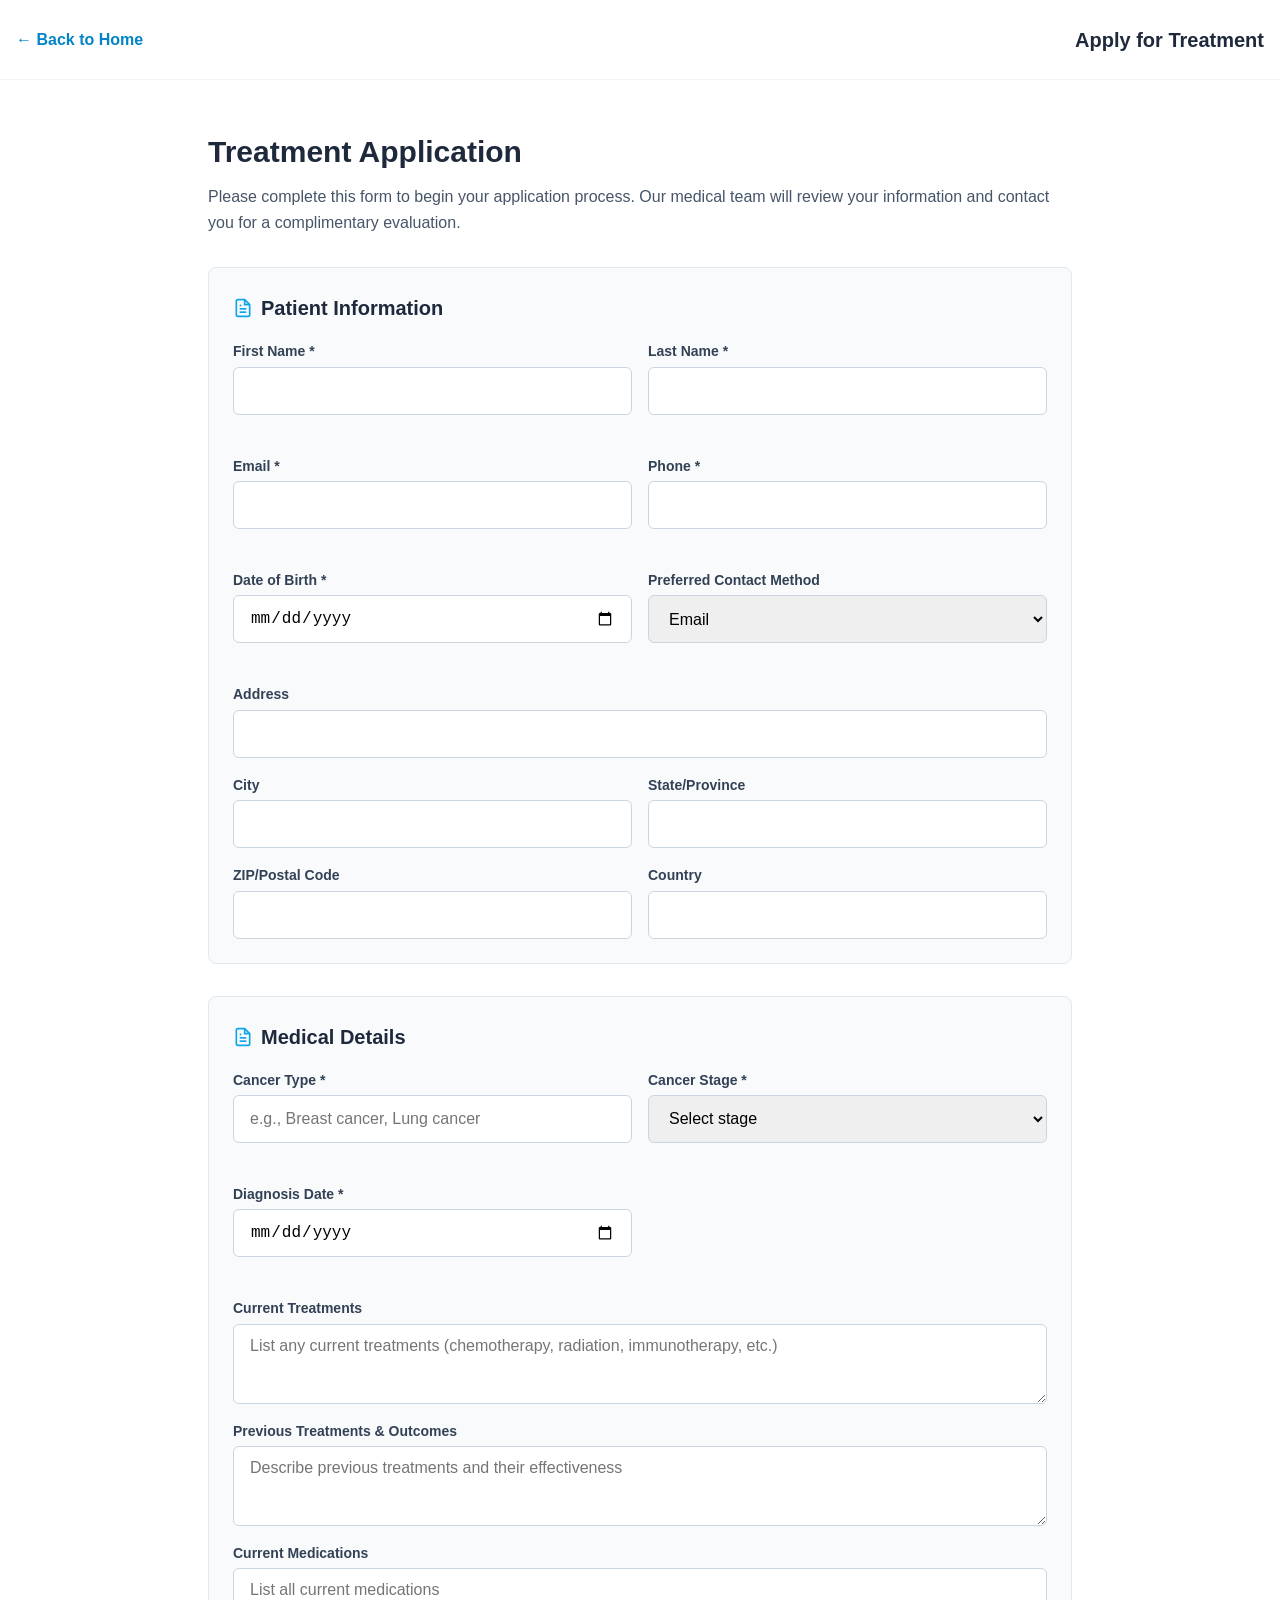
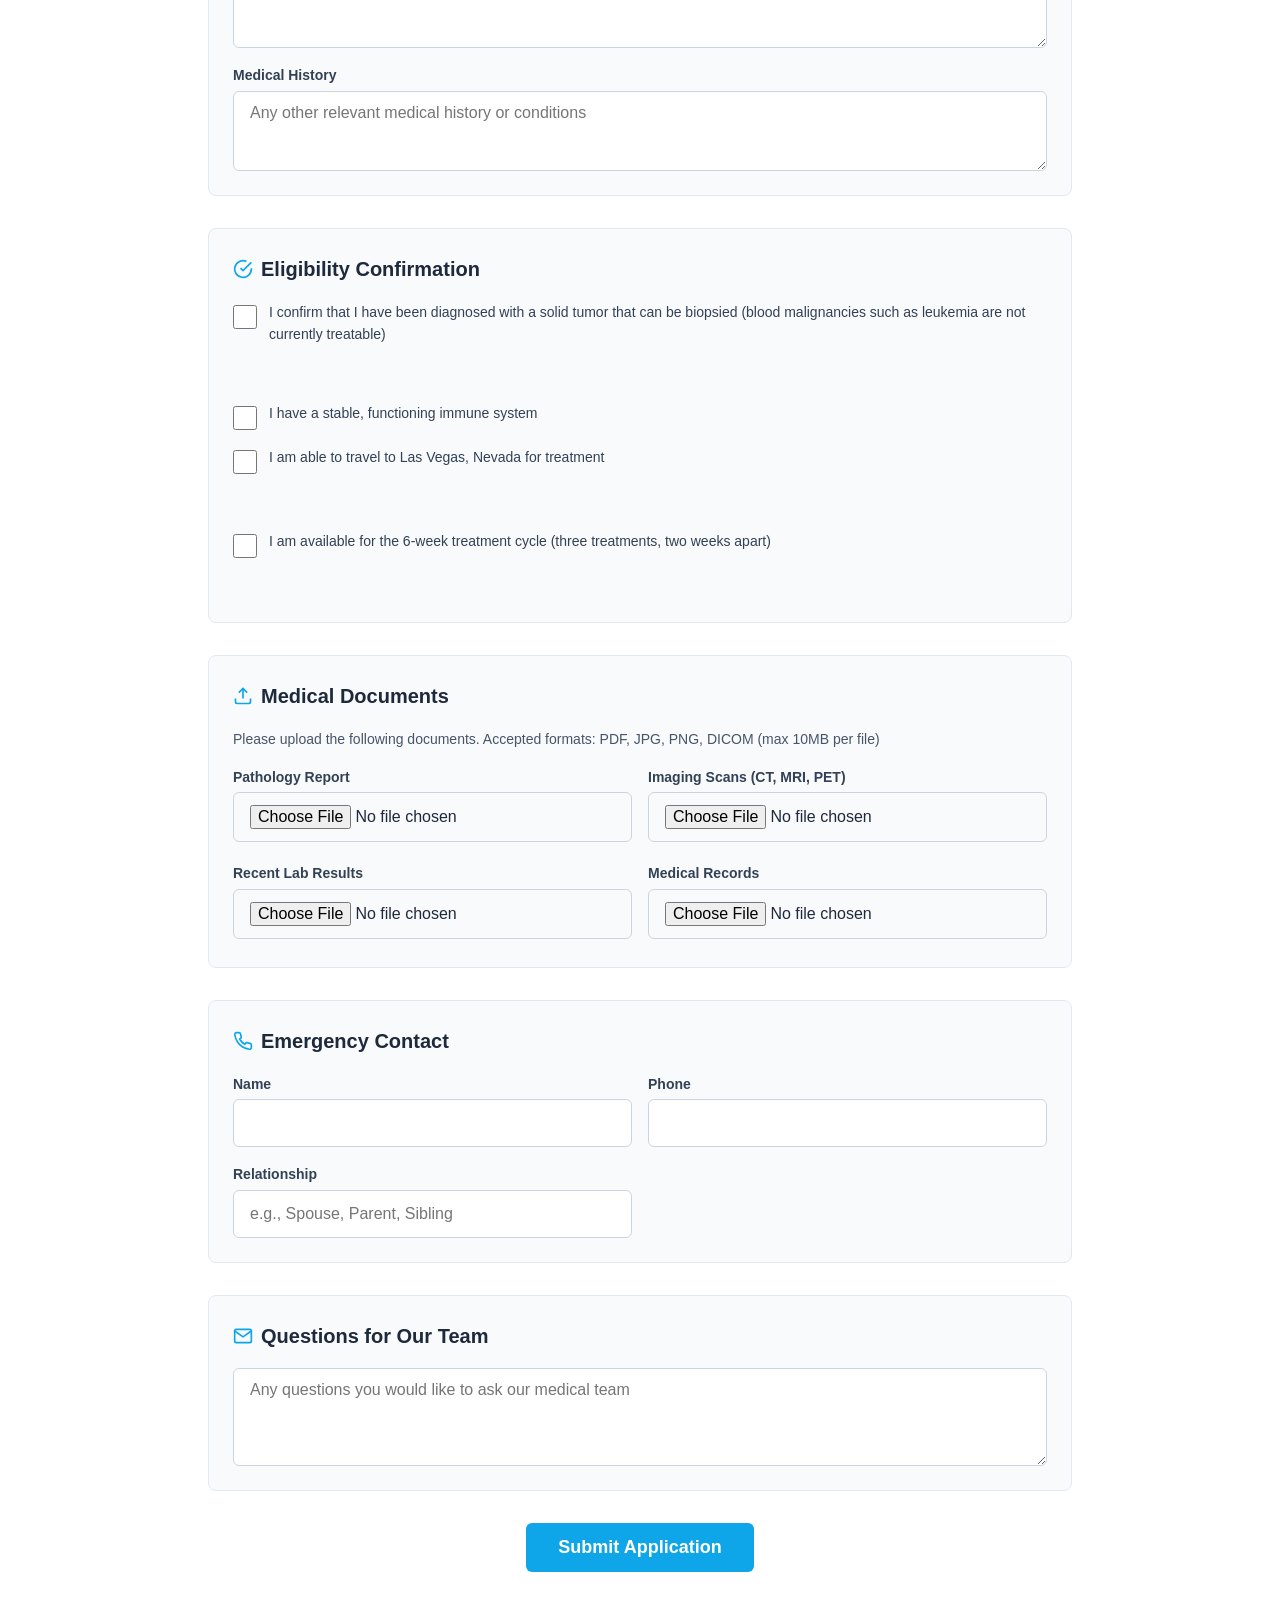
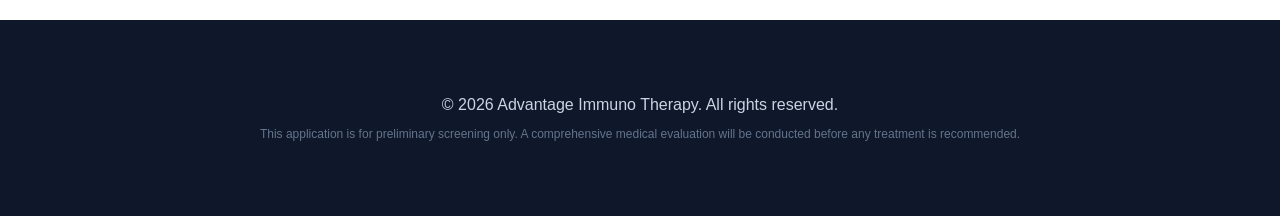
<file: apply.html>
<!DOCTYPE html>
<html lang="en">
<head>
    <meta charset="UTF-8">
    <meta name="viewport" content="width=device-width, initial-scale=1.0">
    <title>Apply for Treatment | Advantage Immuno Therapy</title>
    <meta name="description" content="Apply for personalized dendritic cell cancer immunotherapy treatment at Advantage Immuno Therapy.">
    <link rel="icon" type="image/png" href="assets/Fav-icon.png">
    <link rel="stylesheet" href="styles.css">
</head>
<body>
    <div class="page-container">
        <!-- Header -->
        <header class="header">
            <div class="header-content">
                <a href="index.html" class="back-link">← Back to Home</a>
                <h1 class="page-title">Apply for Treatment</h1>
            </div>
        </header>

        <!-- Form -->
        <div class="form-container">
            <div class="form-header">
                <h2 class="form-title">Treatment Application</h2>
                <p class="form-subtitle">
                    Please complete this form to begin your application process. Our medical team will review your information and contact you for a complimentary evaluation.
                </p>
            </div>

            <form id="applicationForm" class="application-form">
                <!-- Patient Information -->
                <section class="form-section">
                    <h3 class="form-section-title">
                        <svg class="section-icon" viewBox="0 0 24 24" fill="none" stroke="currentColor" stroke-width="2">
                            <path d="M14 2H6a2 2 0 0 0-2 2v16a2 2 0 0 0 2 2h12a2 2 0 0 0 2-2V8z"/>
                            <polyline points="14 2 14 8 20 8"/>
                            <line x1="16" y1="13" x2="8" y2="13"/>
                            <line x1="16" y1="17" x2="8" y2="17"/>
                            <polyline points="10 9 9 9 8 9"/>
                        </svg>
                        Patient Information
                    </h3>
                    <div class="form-grid">
                        <div class="form-group">
                            <label class="form-label">First Name *</label>
                            <input type="text" name="firstName" class="form-input" required>
                            <p class="error-message" id="firstName-error"></p>
                        </div>
                        <div class="form-group">
                            <label class="form-label">Last Name *</label>
                            <input type="text" name="lastName" class="form-input" required>
                            <p class="error-message" id="lastName-error"></p>
                        </div>
                        <div class="form-group">
                            <label class="form-label">Email *</label>
                            <input type="email" name="email" class="form-input" required>
                            <p class="error-message" id="email-error"></p>
                        </div>
                        <div class="form-group">
                            <label class="form-label">Phone *</label>
                            <input type="tel" name="phone" class="form-input" required>
                            <p class="error-message" id="phone-error"></p>
                        </div>
                        <div class="form-group">
                            <label class="form-label">Date of Birth *</label>
                            <input type="date" name="dateOfBirth" class="form-input" required>
                            <p class="error-message" id="dateOfBirth-error"></p>
                        </div>
                        <div class="form-group">
                            <label class="form-label">Preferred Contact Method</label>
                            <select name="preferredContact" class="form-select">
                                <option value="email">Email</option>
                                <option value="phone">Phone</option>
                                <option value="both">Both</option>
                            </select>
                        </div>
                        <div class="form-group full-width">
                            <label class="form-label">Address</label>
                            <input type="text" name="address" class="form-input">
                        </div>
                        <div class="form-group">
                            <label class="form-label">City</label>
                            <input type="text" name="city" class="form-input">
                        </div>
                        <div class="form-group">
                            <label class="form-label">State/Province</label>
                            <input type="text" name="state" class="form-input">
                        </div>
                        <div class="form-group">
                            <label class="form-label">ZIP/Postal Code</label>
                            <input type="text" name="zipCode" class="form-input">
                        </div>
                        <div class="form-group">
                            <label class="form-label">Country</label>
                            <input type="text" name="country" class="form-input">
                        </div>
                    </div>
                </section>

                <!-- Medical Details -->
                <section class="form-section">
                    <h3 class="form-section-title">
                        <svg class="section-icon" viewBox="0 0 24 24" fill="none" stroke="currentColor" stroke-width="2">
                            <path d="M14 2H6a2 2 0 0 0-2 2v16a2 2 0 0 0 2 2h12a2 2 0 0 0 2-2V8z"/>
                            <polyline points="14 2 14 8 20 8"/>
                            <line x1="16" y1="13" x2="8" y2="13"/>
                            <line x1="16" y1="17" x2="8" y2="17"/>
                            <polyline points="10 9 9 9 8 9"/>
                        </svg>
                        Medical Details
                    </h3>
                    <div class="form-grid">
                        <div class="form-group">
                            <label class="form-label">Cancer Type *</label>
                            <input type="text" name="cancerType" class="form-input" placeholder="e.g., Breast cancer, Lung cancer" required>
                            <p class="error-message" id="cancerType-error"></p>
                        </div>
                        <div class="form-group">
                            <label class="form-label">Cancer Stage *</label>
                            <select name="cancerStage" class="form-select" required>
                                <option value="">Select stage</option>
                                <option value="1">Stage 1</option>
                                <option value="2">Stage 2</option>
                                <option value="3">Stage 3</option>
                                <option value="4">Stage 4</option>
                                <option value="unknown">Unknown</option>
                            </select>
                            <p class="error-message" id="cancerStage-error"></p>
                        </div>
                        <div class="form-group">
                            <label class="form-label">Diagnosis Date *</label>
                            <input type="date" name="diagnosisDate" class="form-input" required>
                            <p class="error-message" id="diagnosisDate-error"></p>
                        </div>
                        <div class="form-group full-width">
                            <label class="form-label">Current Treatments</label>
                            <textarea name="currentTreatments" class="form-textarea" rows="3" placeholder="List any current treatments (chemotherapy, radiation, immunotherapy, etc.)"></textarea>
                        </div>
                        <div class="form-group full-width">
                            <label class="form-label">Previous Treatments & Outcomes</label>
                            <textarea name="previousTreatments" class="form-textarea" rows="3" placeholder="Describe previous treatments and their effectiveness"></textarea>
                        </div>
                        <div class="form-group full-width">
                            <label class="form-label">Current Medications</label>
                            <textarea name="currentMedications" class="form-textarea" rows="3" placeholder="List all current medications"></textarea>
                        </div>
                        <div class="form-group full-width">
                            <label class="form-label">Medical History</label>
                            <textarea name="medicalHistory" class="form-textarea" rows="3" placeholder="Any other relevant medical history or conditions"></textarea>
                        </div>
                    </div>
                </section>

                <!-- Eligibility Confirmation -->
                <section class="form-section">
                    <h3 class="form-section-title">
                        <svg class="section-icon" viewBox="0 0 24 24" fill="none" stroke="currentColor" stroke-width="2">
                            <path d="M22 11.08V12a10 10 0 1 1-5.93-9.14"/>
                            <polyline points="22 4 12 14.01 9 11.01"/>
                        </svg>
                        Eligibility Confirmation
                    </h3>
                    <div class="checkbox-group">
                        <div class="checkbox-item">
                            <input type="checkbox" name="solidTumorConfirmed" id="solidTumorConfirmed" class="form-checkbox" required>
                            <label for="solidTumorConfirmed" class="checkbox-label">
                                I confirm that I have been diagnosed with a solid tumor that can be biopsied (blood malignancies such as leukemia are not currently treatable)
                            </label>
                        </div>
                        <p class="error-message" id="solidTumorConfirmed-error"></p>
                        
                        <div class="checkbox-item">
                            <input type="checkbox" name="immuneSystemStable" id="immuneSystemStable" class="form-checkbox">
                            <label for="immuneSystemStable" class="checkbox-label">
                                I have a stable, functioning immune system
                            </label>
                        </div>
                        
                        <div class="checkbox-item">
                            <input type="checkbox" name="ableToTravel" id="ableToTravel" class="form-checkbox" required>
                            <label for="ableToTravel" class="checkbox-label">
                                I am able to travel to Las Vegas, Nevada for treatment
                            </label>
                        </div>
                        <p class="error-message" id="ableToTravel-error"></p>
                        
                        <div class="checkbox-item">
                            <input type="checkbox" name="availableForTreatment" id="availableForTreatment" class="form-checkbox" required>
                            <label for="availableForTreatment" class="checkbox-label">
                                I am available for the 6-week treatment cycle (three treatments, two weeks apart)
                            </label>
                        </div>
                        <p class="error-message" id="availableForTreatment-error"></p>
                    </div>
                </section>

                <!-- Document Upload -->
                <section class="form-section">
                    <h3 class="form-section-title">
                        <svg class="section-icon" viewBox="0 0 24 24" fill="none" stroke="currentColor" stroke-width="2">
                            <path d="M21 15v4a2 2 0 0 1-2 2H5a2 2 0 0 1-2-2v-4"/>
                            <polyline points="17 8 12 3 7 8"/>
                            <line x1="12" y1="3" x2="12" y2="15"/>
                        </svg>
                        Medical Documents
                    </h3>
                    <p class="form-section-subtitle">
                        Please upload the following documents. Accepted formats: PDF, JPG, PNG, DICOM (max 10MB per file)
                    </p>
                    <div class="form-grid">
                        <div class="form-group">
                            <label class="form-label">Pathology Report</label>
                            <input type="file" name="pathologyReport" class="form-file" accept=".pdf,.jpg,.jpeg,.png,.dcm">
                            <p class="file-status" id="pathologyReport-status"></p>
                        </div>
                        <div class="form-group">
                            <label class="form-label">Imaging Scans (CT, MRI, PET)</label>
                            <input type="file" name="imagingScans" class="form-file" accept=".pdf,.jpg,.jpeg,.png,.dcm">
                            <p class="file-status" id="imagingScans-status"></p>
                        </div>
                        <div class="form-group">
                            <label class="form-label">Recent Lab Results</label>
                            <input type="file" name="labResults" class="form-file" accept=".pdf,.jpg,.jpeg,.png">
                            <p class="file-status" id="labResults-status"></p>
                        </div>
                        <div class="form-group">
                            <label class="form-label">Medical Records</label>
                            <input type="file" name="medicalRecords" class="form-file" accept=".pdf,.jpg,.jpeg,.png">
                            <p class="file-status" id="medicalRecords-status"></p>
                        </div>
                    </div>
                </section>

                <!-- Emergency Contact -->
                <section class="form-section">
                    <h3 class="form-section-title">
                        <svg class="section-icon" viewBox="0 0 24 24" fill="none" stroke="currentColor" stroke-width="2">
                            <path d="M22 16.92v3a2 2 0 0 1-2.18 2 19.79 19.79 0 0 1-8.63-3.07 19.5 19.5 0 0 1-6-6 19.79 19.79 0 0 1-3.07-8.67A2 2 0 0 1 4.11 2h3a2 2 0 0 1 2 1.72 12.84 12.84 0 0 0 .7 2.81 2 2 0 0 1-.45 2.11L8.09 9.91a16 16 0 0 0 6 6l1.27-1.27a2 2 0 0 1 2.11-.45 12.84 12.84 0 0 0 2.81.7A2 2 0 0 1 22 16.92z"/>
                        </svg>
                        Emergency Contact
                    </h3>
                    <div class="form-grid">
                        <div class="form-group">
                            <label class="form-label">Name</label>
                            <input type="text" name="emergencyContactName" class="form-input">
                        </div>
                        <div class="form-group">
                            <label class="form-label">Phone</label>
                            <input type="tel" name="emergencyContactPhone" class="form-input">
                        </div>
                        <div class="form-group">
                            <label class="form-label">Relationship</label>
                            <input type="text" name="emergencyContactRelation" class="form-input" placeholder="e.g., Spouse, Parent, Sibling">
                        </div>
                    </div>
                </section>

                <!-- Questions -->
                <section class="form-section">
                    <h3 class="form-section-title">
                        <svg class="section-icon" viewBox="0 0 24 24" fill="none" stroke="currentColor" stroke-width="2">
                            <path d="M4 4h16c1.1 0 2 .9 2 2v12c0 1.1-.9 2-2 2H4c-1.1 0-2-.9-2-2V6c0-1.1.9-2 2-2z"/>
                            <polyline points="22,6 12,13 2,6"/>
                        </svg>
                        Questions for Our Team
                    </h3>
                    <div class="form-group full-width">
                        <textarea name="questions" class="form-textarea" rows="4" placeholder="Any questions you would like to ask our medical team"></textarea>
                    </div>
                </section>

                <!-- Submit -->
                <div class="form-submit">
                    <button type="submit" class="submit-btn">Submit Application</button>
                </div>
            </form>
        </div>

        <!-- Success Message (hidden by default) -->
        <div class="success-container hidden" id="successMessage">
            <div class="success-content">
                <div class="success-icon">
                    <svg viewBox="0 0 24 24" fill="none" stroke="currentColor" stroke-width="2">
                        <path d="M22 11.08V12a10 10 0 1 1-5.93-9.14"/>
                        <polyline points="22 4 12 14.01 9 11.01"/>
                    </svg>
                </div>
                <h1 class="success-title">Application Submitted</h1>
                <p class="success-text">
                    Thank you for your interest in our treatment. Our medical team will review your application and contact you within 2-3 business days.
                </p>
                <p class="success-text">
                    If you have any questions, please contact us at info@advantageimmunotherapy.com
                </p>
                <a href="index.html" class="success-btn">Return to Home</a>
            </div>
        </div>

        <!-- Footer -->
        <footer class="footer">
            <div class="footer-content">
                <p>© <span id="currentYear"></span> Advantage Immuno Therapy. All rights reserved.</p>
                <p class="footer-disclaimer">
                    This application is for preliminary screening only. A comprehensive medical evaluation will be conducted before any treatment is recommended.
                </p>
            </div>
        </footer>
    </div>

    <script src="script.js"></script>
</body>
</html>
</file>
<file: styles.css>
/* Reset and Base Styles */
* {
    margin: 0;
    padding: 0;
    box-sizing: border-box;
}

html {
    -webkit-text-size-adjust: 100%;
    font-size: 16px;
}

body {
    overflow-x: hidden;
    font-family: -apple-system, BlinkMacSystemFont, 'Segoe UI', Roboto, 'Helvetica Neue', Arial, sans-serif;
    line-height: 1.6;
    color: #1e293b;
    background-color: #ffffff;
}

/* CSS Variables for Color System */
:root {
    --background: #ffffff;
    --foreground: #1e293b;
    --primary: #0ea5e9;
    --primary-foreground: #f8fafc;
    --secondary: #e2e8f0;
    --secondary-foreground: #0ea5e9;
    --muted: #e2e8f0;
    --muted-foreground: #64748b;
    --accent: #e2e8f0;
    --accent-foreground: #0ea5e9;
    --border: #cbd5e1;
    --input: #cbd5e1;
    --ring: #3b82f6;
    --radius: 0.625rem;
}

/* Page Container */
.page-container {
    min-height: 100vh;
    background-color: var(--background);
    color: var(--foreground);
    overflow-x: hidden;
}

/* Top Bar */
.top-bar {
    background-color: #f1f5f9;
    border-bottom: 1px solid #e2e8f0;
}

.top-bar-content {
    max-width: 80rem;
    margin: 0 auto;
    padding: 0.625rem 1rem;
    display: flex;
    align-items: center;
    justify-content: space-between;
    gap: 0.5rem;
}

@media (max-width: 380px) {
    .top-bar-content {
        flex-direction: column;
        gap: 0.25rem;
        text-align: center;
    }
}

.top-bar-item {
    display: flex;
    align-items: center;
    gap: 0.375rem;
    font-size: 0.875rem;
    color: #334155;
}

@media (max-width: 380px) {
    .top-bar-item {
        font-size: 0.75rem;
    }
}

.icon {
    width: 1rem;
    height: 1rem;
    flex-shrink: 0;
}

/* Header */
.header {
    background-color: #ffffff;
    border-bottom: 1px solid #f1f5f9;
    position: sticky;
    top: 0;
    z-index: 50;
    height: 3.5rem;
}

@media (min-width: 640px) {
    .header {
        height: 5rem;
    }
}

@media (min-width: 640px) {
    .header {
        height: 5rem;
    }
}

.header-content {
    max-width: 80rem;
    margin: 0 auto;
    padding: 0 0.75rem;
    height: 100%;
    display: grid;
    grid-template-columns: minmax(0, 1fr) auto;
    align-items: center;
    gap: 0.5rem;
}

@media (min-width: 640px) {
    .header-content {
        padding: 0 1rem;
        gap: 0.75rem;
    }
}

@media (min-width: 640px) {
    .header-content {
        display: flex;
        flex-wrap: wrap;
        justify-content: space-between;
    }
}

.logo-link {
    display: flex;
    align-items: center;
    min-width: 0;
    max-width: 75vw;
}

@media (min-width: 640px) {
    .logo-link {
        max-width: none;
    }
}

.logo {
    height: 3rem;
    width: auto;
    max-width: 100%;
    object-fit: contain;
    object-position: left;
}

@media (min-width: 640px) {
    .logo {
        height: 5.5rem;
    }
}

@media (min-width: 640px) {
    .logo {
        height: 5.5rem;
    }
}

/* Desktop Email Block */
.desktop-email {
    display: none;
    align-items: center;
    gap: 0.75rem;
    max-width: 100%;
}

@media (min-width: 640px) {
    .desktop-email {
        display: flex;
    }
}

.email-icon {
    width: 2.5rem;
    height: 2.5rem;
    flex-shrink: 0;
    border-radius: 50%;
    border: 2px solid #0ea5e9;
    display: flex;
    align-items: center;
    justify-content: center;
    color: #0ea5e9;
    padding: 0.5rem;
}

@media (min-width: 640px) {
    .email-icon {
        width: 2.75rem;
        height: 2.75rem;
    }
}

.email-text {
    line-height: 1.25;
    min-width: 0;
}

.email-address {
    font-weight: 600;
    color: #1e293b;
    font-size: 0.875rem;
    word-break: break-all;
}

@media (min-width: 640px) {
    .email-address {
        font-size: 1rem;
    }
}

.email-label {
    font-size: 0.875rem;
    color: #64748b;
}

@media (min-width: 640px) {
    .email-label {
        font-size: 1rem;
    }
}

/* Mobile Menu Button */
.mobile-menu-btn {
    display: inline-flex;
    align-items: center;
    justify-content: center;
    min-width: 3rem;
    min-height: 3rem;
    width: 3rem;
    height: 3rem;
    border-radius: 0.375rem;
    background-color: #0ea5e9;
    color: #ffffff;
    border: none;
    cursor: pointer;
    transition: background-color 0.2s;
    flex-shrink: 0;
}

.mobile-menu-btn:hover {
    background-color: #0284c7;
}

.mobile-menu-btn:active {
    background-color: #0369a1;
}

@media (min-width: 640px) {
    .mobile-menu-btn {
        display: none;
    }
}

.menu-icon,
.close-icon {
    width: 1.5rem;
    height: 1.5rem;
}

.hidden {
    display: none !important;
}

/* Mobile Menu */
.mobile-menu {
    display: block;
    background-color: #0284c7;
    color: #ffffff;
    border-top: 1px solid #7dd3fc;
    overflow: hidden;
    max-height: 0;
    opacity: 0;
    transition: all 0.3s ease-in-out;
}

.mobile-menu.open {
    max-height: 70vh;
    opacity: 1;
}

@media (min-width: 640px) {
    .mobile-menu {
        display: none;
    }
}

.mobile-nav {
    padding: 0.5rem 1rem;
    list-style: none;
}

.mobile-nav li {
    padding: 0;
}

.mobile-nav-link {
    display: block;
    text-transform: uppercase;
    color: #ffffff;
    text-decoration: none;
    padding: 1rem 0;
    min-height: 3rem;
    font-weight: 600;
    letter-spacing: 0.05em;
    transition: color 0.2s;
    font-size: 0.875rem;
}

.mobile-nav-link:hover {
    color: #e0f2fe;
}

.mobile-email {
    padding-top: 0.75rem;
    margin-top: 0.5rem;
    border-top: 1px solid rgba(125, 211, 252, 0.6);
    display: flex;
    align-items: center;
    gap: 0.5rem;
    color: #f0f9ff;
    text-transform: none;
    font-weight: 400;
    font-size: 0.875rem;
}

.mobile-email svg {
    width: 1rem;
    height: 1rem;
    flex-shrink: 0;
}

/* Desktop Navigation */
.desktop-nav {
    display: none;
    background-color: #0ea5e9;
    color: #ffffff;
}

@media (min-width: 640px) {
    .desktop-nav {
        display: block;
    }
}

.nav-content {
    max-width: 80rem;
    margin: 0 auto;
    padding: 0.75rem 1rem;
    display: flex;
    align-items: center;
    justify-content: center;
}

.nav-list {
    display: flex;
    flex-wrap: wrap;
    align-items: center;
    justify-content: center;
    gap: 0.75rem;
    list-style: none;
}

@media (min-width: 640px) {
    .nav-list {
        gap: 1.5rem;
    }
}

@media (min-width: 640px) {
    .nav-list {
        gap: 1.5rem;
    }
}

.nav-link {
    color: #ffffff;
    text-decoration: none;
    text-transform: uppercase;
    font-weight: 600;
    letter-spacing: 0.05em;
    font-size: 0.75rem;
    transition: color 0.2s;
}

@media (min-width: 640px) {
    .nav-link {
        font-size: 0.875rem;
    }
}

.nav-link:hover {
    color: #e0f2fe;
}

/* Hero Section */
.hero {
    position: relative;
}

.hero-image {
    position: relative;
    min-height: 22.5rem;
    height: 35rem;
    width: 100%;
    overflow: hidden;
}

@media (min-width: 640px) {
    .hero-image {
        min-height: 35rem;
        height: 35rem;
    }
}

.hero-image img {
    position: absolute;
    inset: 0;
    width: 100%;
    height: 100%;
    object-fit: cover;
}

.hero-overlay {
    position: absolute;
    inset: 0;
    background-color: rgba(0, 0, 0, 0.7);
}

.hero-content {
    position: relative;
    z-index: 10;
    min-height: 22.5rem;
    height: 100%;
    display: flex;
    flex-direction: column;
    align-items: center;
    justify-content: center;
    text-align: center;
    color: #ffffff;
    padding: 2rem 1rem;
}

@media (min-width: 640px) {
    .hero-content {
        padding: 0;
    }
}

.hero-subtitle {
    font-size: 0.75rem;
    margin-bottom: 0.25rem;
}

@media (min-width: 640px) {
    .hero-subtitle {
        font-size: 1.125rem;
    }
}

@media (min-width: 768px) {
    .hero-subtitle {
        font-size: 1.25rem;
    }
}

.hero-title {
    font-size: 1.25rem;
    font-weight: 700;
    max-width: 64rem;
    line-height: 1.35;
    margin-bottom: 0.75rem;
}

@media (min-width: 640px) {
    .hero-title {
        font-size: 1.875rem;
        line-height: 1.2;
    }
}

@media (min-width: 768px) {
    .hero-title {
        font-size: 3rem;
    }
}

.hero-description {
    margin-top: 0.75rem;
    font-size: 0.875rem;
    letter-spacing: 0.05em;
    max-width: 32rem;
    line-height: 1.6;
}

@media (min-width: 640px) {
    .hero-description {
        font-size: 0.875rem;
        margin-top: 1rem;
    }
}

@media (min-width: 768px) {
    .hero-description {
        font-size: 1rem;
    }
}

.hero-location {
    display: block;
    margin-top: 0.25rem;
}

@media (min-width: 640px) {
    .hero-location {
        display: inline;
        margin-left: 0.5rem;
    }
    .hero-location::before {
        content: "|";
        margin: 0 0.5rem;
    }
    .hero-location {
        margin-top: 0;
    }
}

.hero-cta {
    margin-top: 1rem;
    width: 100%;
    max-width: 18rem;
    display: inline-flex;
    align-items: center;
    justify-content: center;
    min-height: 3rem;
    background-color: #0ea5e9;
    color: #ffffff;
    font-weight: 600;
    padding: 0.875rem 2rem;
    border-radius: 0.375rem;
    text-decoration: none;
    transition: all 0.3s ease-out;
    font-size: 0.875rem;
    box-shadow: 0 10px 15px -3px rgba(0, 0, 0, 0.1);
}

@media (min-width: 640px) {
    .hero-cta {
        margin-top: 1.5rem;
        width: auto;
        max-width: none;
        font-size: 1rem;
    }
}

.hero-cta:hover {
    background-color: #0284c7;
    box-shadow: 0 20px 25px -5px rgba(0, 0, 0, 0.1);
    transform: translateY(-0.125rem);
}

.hero-cta:active {
    background-color: #0369a1;
    transform: scale(0.95);
}

/* Section Styles */
section {
    padding: 1.5rem 1rem;
}

@media (min-width: 640px) {
    section {
        padding: 4rem 1rem;
    }
}

@media (min-width: 640px) {
    section {
        padding: 4rem 1rem;
    }
}

.section-content {
    max-width: 80rem;
    margin: 0 auto;
}

.section-title {
    font-size: 1.5rem;
    font-weight: 700;
    color: #1e293b;
    margin-bottom: 1.5rem;
}

@media (min-width: 640px) {
    .section-title {
        font-size: 1.875rem;
        margin-bottom: 2.5rem;
    }
}

.text-center {
    text-align: center;
}

.section-subtitle {
    color: #475569;
    margin-bottom: 2rem;
    max-width: 48rem;
    margin-left: auto;
    margin-right: auto;
}

@media (min-width: 640px) {
    .section-subtitle {
        margin-bottom: 2.5rem;
    }
}

/* About Section */
.about {
    max-width: 80rem;
    margin: 0 auto;
    padding: 1.5rem 1rem;
}

@media (min-width: 640px) {
    .about {
        padding: 4rem 1rem;
    }
}

@media (min-width: 640px) {
    .about {
        padding: 4rem 1rem;
    }
}

.about-grid {
    display: grid;
    grid-template-columns: 1fr;
    gap: 2rem;
}

@media (min-width: 768px) {
    .about-grid {
        grid-template-columns: 2fr 1fr;
        gap: 2.5rem;
    }
}

.about-text {
    grid-column: 1 / -1;
}

@media (min-width: 768px) {
    .about-text {
        grid-column: 1 / 2;
    }
}

.about-content {
    display: flex;
    flex-direction: column;
    gap: 1rem;
    color: #334155;
    line-height: 1.75;
}

.about-content p {
    margin: 0;
}

.signature {
    padding-top: 0.5rem;
}

/* Stats Grid */
.stats-grid {
    display: grid;
    grid-template-columns: 1fr;
    gap: 1px;
    background-color: #e2e8f0;
    align-self: start;
    width: 100%;
}

@media (min-width: 480px) {
    .stats-grid {
        grid-template-columns: repeat(2, 1fr);
    }
}

.stat-card {
    background-color: #ffffff;
    padding: 1rem;
    text-align: center;
}

@media (min-width: 640px) {
    .stat-card {
        padding: 2rem;
    }
}

.stat-icon {
    width: 1.5rem;
    height: 1.5rem;
    margin: 0 auto;
    color: #334155;
}

@media (min-width: 640px) {
    .stat-icon {
        width: 2rem;
        height: 2rem;
    }
}

.stat-number {
    font-size: 1.25rem;
    font-weight: 700;
    color: #0ea5e9;
    margin-top: 0.5rem;
}

@media (min-width: 640px) {
    .stat-number {
        font-size: 1.875rem;
        margin-top: 0.75rem;
    }
}

.stat-label {
    font-size: 0.75rem;
    color: #475569;
    margin-top: 0.25rem;
}

@media (min-width: 640px) {
    .stat-label {
        font-size: 1rem;
    }
}

/* Cancer Tricks Section */
.cancer-tricks {
    background-color: #f8fafc;
}

.tricks-list {
    display: flex;
    flex-direction: column;
    gap: 1rem;
    max-width: 64rem;
    margin: 0 auto;
}

.trick-item {
    background-color: #ffffff;
    border: 1px solid #e2e8f0;
    padding: 0.75rem 1.25rem;
    transition: border-color 0.2s, background-color 0.3s ease;
}

@media (min-width: 640px) {
    .trick-item {
        padding: 1.25rem 1.25rem;
    }
}

.trick-item:hover {
    border-color: #0ea5e9;
}

.trick-item[open] {
    background-color: #f0f9ff;
    border-color: #0ea5e9;
}

.trick-summary {
    font-weight: 600;
    color: #1e293b;
    cursor: pointer;
    display: flex;
    justify-content: space-between;
    align-items: center;
    gap: 0.5rem;
    padding: 0.5rem 0;
    min-height: 3rem;
    list-style: none;
    font-size: 0.875rem;
}

@media (min-width: 640px) {
    .trick-summary {
        font-size: 1rem;
    }
}

.trick-summary::-webkit-details-marker {
    display: none;
}

.trick-number {
    display: flex;
    align-items: center;
    justify-content: center;
    width: 1.5rem;
    height: 1.5rem;
    border-radius: 50%;
    background-color: #e0f2fe;
    color: #0284c7;
    font-weight: 700;
    font-size: 0.75rem;
    flex-shrink: 0;
}

@media (min-width: 640px) {
    .trick-number {
        width: 2rem;
        height: 2rem;
        font-size: 0.875rem;
    }
}

.trick-title {
    display: flex;
    align-items: center;
    gap: 0.5rem;
    font-size: 0.875rem;
}

@media (min-width: 640px) {
    .trick-title {
        font-size: 0.875rem;
    }
}

.trick-arrow {
    width: 0.75rem;
    height: 0.75rem;
    transition: transform 0.2s;
    flex-shrink: 0;
}

@media (min-width: 640px) {
    .trick-arrow {
        width: 1rem;
        height: 1rem;
    }
}

.trick-item[open] .trick-arrow {
    transform: rotate(90deg);
}

.trick-content {
    margin-top: 0;
    color: #475569;
    font-size: 0.875rem;
    line-height: 1.6;
    padding-left: 2rem;
    display: grid;
    grid-template-rows: 0fr;
    transition: grid-template-rows 0.4s ease-out, margin-top 0.4s ease-out, opacity 0.3s ease-out;
    opacity: 0;
}

.trick-item[open] .trick-content {
    grid-template-rows: 1fr;
    margin-top: 0.75rem;
    opacity: 1;
}

.trick-content p {
    overflow: hidden;
    margin: 0;
}

@media (min-width: 640px) {
    .trick-content {
        font-size: 0.875rem;
        padding-left: 2.75rem;
    }

    .trick-item[open] .trick-content {
        margin-top: 1rem;
    }
}

.highlight-box {
    margin-top: 2.5rem;
    background: linear-gradient(to right, #0ea5e9, #14b8a6);
    color: #ffffff;
    padding: 1.5rem 2rem;
    border-radius: 0.5rem;
    max-width: 64rem;
    margin-left: auto;
    margin-right: auto;
    text-align: center;
}

@media (min-width: 640px) {
    .highlight-box {
        padding: 2rem;
    }
}

.highlight-text {
    font-weight: 700;
    font-size: 1.125rem;
}

@media (min-width: 640px) {
    .highlight-text {
        font-size: 1.25rem;
    }
}

/* Welcome Section */
.welcome {
    background-color: #f8fafc;
}

.welcome-grid {
    display: grid;
    grid-template-columns: 1fr;
    gap: 2rem;
}

@media (min-width: 768px) {
    .welcome-grid {
        grid-template-columns: repeat(2, 1fr);
    }
}

.welcome-card {
    background-color: #ffffff;
    border: 1px solid #f1f5f9;
    box-shadow: 0 1px 2px 0 rgba(0, 0, 0, 0.05);
    padding: 1.5rem;
}

.welcome-title {
    font-size: 1.25rem;
    font-weight: 700;
    color: #0284c7;
    margin-bottom: 0.75rem;
}

.welcome-text {
    color: #334155;
    line-height: 1.75;
}

/* Video Section */
.video-section {
    max-width: 80rem;
    margin: 0 auto;
}

.video-header {
    margin-bottom: 2rem;
}

.video-subtitle {
    color: #475569;
}

.video-container {
    max-width: 64rem;
    margin: 0 auto;
}

.video-player {
    width: 100%;
    border-radius: 0.5rem;
    box-shadow: 0 10px 15px -3px rgba(0, 0, 0, 0.1);
}

/* Why Choose Section */
.why-choose {
    max-width: 80rem;
    margin: 0 auto;
}

.features-grid {
    display: grid;
    grid-template-columns: 1fr;
    gap: 1rem;
}

@media (min-width: 640px) {
    .features-grid {
        grid-template-columns: repeat(2, 1fr);
        gap: 1.5rem;
    }
}

@media (min-width: 1024px) {
    .features-grid {
        grid-template-columns: repeat(4, 1fr);
    }
}

.feature-card {
    background-color: #ffffff;
    border: 1px solid #e2e8f0;
    padding: 1rem;
    text-align: center;
    transition: all 0.3s;
}

@media (min-width: 640px) {
    .feature-card {
        padding: 1.5rem;
    }
}

.feature-card:hover {
    border-color: #0ea5e9;
    box-shadow: 0 4px 6px -1px rgba(0, 0, 0, 0.1);
}

.feature-icon {
    width: 2rem;
    height: 2rem;
    margin: 0 auto;
    color: #0ea5e9;
}

@media (min-width: 640px) {
    .feature-icon {
        width: 2.5rem;
        height: 2.5rem;
    }
}

.feature-title {
    font-weight: 700;
    color: #1e293b;
    margin-top: 0.75rem;
    font-size: 0.875rem;
}

@media (min-width: 640px) {
    .feature-title {
        margin-top: 1rem;
        font-size: 1rem;
    }
}

.feature-text {
    font-size: 0.875rem;
    color: #475569;
    margin-top: 0.25rem;
}

@media (min-width: 640px) {
    .feature-text {
        margin-top: 0.5rem;
        font-size: 0.875rem;
    }
}

/* Facility Section */
.facility {
    max-width: 80rem;
    margin: 0 auto;
    padding: 1.5rem 1rem;
}

@media (min-width: 640px) {
    .facility {
        padding: 4rem 1rem;
    }
}

@media (min-width: 640px) {
    .facility {
        padding: 4rem 1rem;
    }
}

.facility-grid {
    display: grid;
    grid-template-columns: 1fr;
    gap: 1.5rem;
    align-items: center;
}

@media (min-width: 768px) {
    .facility-grid {
        grid-template-columns: 1fr 1fr;
        gap: 2.5rem;
    }
}

.facility-text h2 {
    margin-bottom: 1rem;
}

.facility-subtitle {
    font-size: 1.125rem;
    font-weight: 600;
    color: #0284c7;
    margin-bottom: 0.75rem;
}

@media (min-width: 640px) {
    .facility-subtitle {
        font-size: 1.25rem;
    }
}

.facility-description {
    color: #334155;
    line-height: 1.75;
    margin-bottom: 1rem;
    font-size: 0.875rem;
}

@media (min-width: 640px) {
    .facility-description {
        font-size: 1rem;
    }
}

.facility-list {
    list-style: none;
    display: flex;
    flex-direction: column;
    gap: 0.75rem;
    color: #334155;
    font-size: 0.875rem;
}

@media (min-width: 640px) {
    .facility-list {
        font-size: 1rem;
    }
}

.facility-list li {
    display: flex;
    align-items: flex-start;
    gap: 0.5rem;
}

.facility-icon {
    width: 1.25rem;
    height: 1.25rem;
    color: #0ea5e9;
    flex-shrink: 0;
    margin-top: 0.125rem;
}

.facility-map {
    background: linear-gradient(to bottom right, #e0f2fe, #ccfbf1);
    min-height: 12rem;
    border-radius: 0.5rem;
    display: flex;
    align-items: center;
    justify-content: center;
    border: 1px solid #e2e8f0;
    padding: 1.5rem;
}

@media (min-width: 640px) {
    .facility-map {
        height: 18rem;
    }
}

.map-icon {
    width: 3rem;
    height: 3rem;
    margin: 0 auto;
    color: #0ea5e9;
}

@media (min-width: 640px) {
    .map-icon {
        width: 4rem;
        height: 4rem;
    }
}

.map-location {
    margin-top: 0.75rem;
    font-weight: 600;
    color: #334155;
}

.map-label {
    font-size: 0.875rem;
    color: #475569;
}

/* Contact CTA Section */
.contact-cta {
    background-color: #0ea5e9;
    color: #ffffff;
    padding: 2rem 1rem;
}

@media (min-width: 640px) {
    .contact-cta {
        padding: 3rem 1rem;
    }
}

@media (min-width: 640px) {
    .contact-cta {
        padding: 3rem 1rem;
    }
}

.contact-grid {
    max-width: 80rem;
    margin: 0 auto;
    display: grid;
    grid-template-columns: 1fr;
    gap: 1.5rem;
    text-align: center;
}

@media (min-width: 640px) {
    .contact-grid {
        grid-template-columns: repeat(2, 1fr);
    }
}

@media (min-width: 768px) {
    .contact-grid {
        grid-template-columns: repeat(3, 1fr);
        text-align: left;
    }
}

.contact-item {
    display: flex;
    align-items: center;
    justify-content: center;
    gap: 0.75rem;
}

@media (min-width: 768px) {
    .contact-item {
        justify-content: flex-start;
    }
}

.contact-icon {
    width: 2rem;
    height: 2rem;
    flex-shrink: 0;
}

.contact-info {
    min-width: 0;
}

.contact-label {
    font-size: 0.875rem;
    opacity: 0.9;
}

.contact-value {
    font-weight: 700;
    font-size: 0.875rem;
    word-break: break-words;
}

@media (min-width: 640px) {
    .contact-value {
        font-size: 1rem;
    }
}

/* Eligibility Section */
.eligibility {
    background-color: #f8fafc;
}

.eligibility-grid {
    display: grid;
    grid-template-columns: 1fr;
    gap: 1rem;
}

@media (min-width: 480px) {
    .eligibility-grid {
        grid-template-columns: repeat(2, 1fr);
        gap: 1.25rem;
    }
}

@media (min-width: 640px) {
    .eligibility-grid {
        grid-template-columns: repeat(2, 1fr);
        gap: 1.25rem;
    }
}

@media (min-width: 1024px) {
    .eligibility-grid {
        grid-template-columns: repeat(3, 1fr);
    }
}

.eligibility-card {
    background-color: #ffffff;
    border-left: 4px solid #0ea5e9;
    padding: 1rem 1.25rem;
    transition: all 0.3s;
}

@media (min-width: 640px) {
    .eligibility-card {
        padding: 1.25rem 1.25rem;
    }
}

.eligibility-card:hover {
    box-shadow: 0 10px 15px -3px rgba(0, 0, 0, 0.1);
    transform: translateY(-0.25rem);
}

.eligibility-title {
    font-weight: 700;
    color: #1e293b;
    font-size: 0.875rem;
}

@media (min-width: 640px) {
    .eligibility-title {
        font-size: 1rem;
    }
}

.eligibility-text {
    font-size: 0.875rem;
    color: #475569;
    margin-top: 0.5rem;
    line-height: 1.6;
}

@media (min-width: 640px) {
    .eligibility-text {
        font-size: 0.875rem;
    }
}

/* Testimonials Section */
.testimonials {
    background-color: #0f172a;
    color: #ffffff;
}

.testimonials-grid {
    display: flex;
    gap: 1rem;
    overflow-x: auto;
    scroll-snap-type: x mandatory;
    padding-bottom: 1rem;
    -webkit-overflow-scrolling: touch;
}

.testimonials-grid::-webkit-scrollbar {
    height: 0.5rem;
}

.testimonials-grid::-webkit-scrollbar-track {
    background: #1e293b;
    border-radius: 0.25rem;
}

.testimonials-grid::-webkit-scrollbar-thumb {
    background: #0ea5e9;
    border-radius: 0.25rem;
}

.testimonial-card {
    flex: 0 0 85%;
    max-width: 85%;
    scroll-snap-align: start;
}

@media (min-width: 768px) {
    .testimonials-grid {
        display: grid;
        grid-template-columns: repeat(3, 1fr);
        overflow-x: visible;
        padding-bottom: 0;
    }

    .testimonial-card {
        flex: auto;
        max-width: 100%;
    }
}

.testimonial-card {
    background-color: #1e293b;
    padding: 1.5rem;
    border-left: 4px solid #0ea5e9;
}

.testimonial-quote {
    font-style: italic;
    color: #cbd5e1;
    line-height: 1.75;
}

.testimonial-author {
    margin-top: 1rem;
}

.author-name {
    font-weight: 700;
}

.author-role {
    font-size: 0.875rem;
    color: #64748b;
}

/* FAQ Section */
.faq {
    max-width: 80rem;
    margin: 0 auto;
}

.faq-list {
    display: flex;
    flex-direction: column;
    gap: 0.75rem;
}

.faq-item {
    background-color: #ffffff;
    border: 1px solid #e2e8f0;
    padding: 0.75rem 1.25rem;
    transition: border-color 0.2s;
}

@media (min-width: 640px) {
    .faq-item {
        padding: 1.25rem 1.25rem;
    }
}

.faq-item:hover {
    border-color: #0ea5e9;
}

.faq-summary {
    font-weight: 600;
    color: #1e293b;
    cursor: pointer;
    display: flex;
    justify-content: space-between;
    align-items: center;
    gap: 0.5rem;
    padding: 0.5rem 0;
    min-height: 3rem;
    list-style: none;
    font-size: 0.875rem;
}

@media (min-width: 640px) {
    .faq-summary {
        font-size: 0.875rem;
    }
}

.faq-summary::-webkit-details-marker {
    display: none;
}

.faq-arrow {
    width: 0.75rem;
    height: 0.75rem;
    transition: transform 0.2s;
    flex-shrink: 0;
}

@media (min-width: 640px) {
    .faq-arrow {
        width: 1rem;
        height: 1rem;
    }
}

.faq-item[open] .faq-arrow {
    transform: rotate(90deg);
}

.faq-content {
    margin-top: 0.5rem;
    color: #475569;
    font-size: 0.875rem;
    line-height: 1.6;
}

@media (min-width: 640px) {
    .faq-content {
        margin-top: 0.75rem;
        font-size: 0.875rem;
    }
}

/* Newsletter Section */
.newsletter {
    background: linear-gradient(to right, #0ea5e9, #14b8a6);
    color: #ffffff;
    padding: 2rem 1rem;
}

@media (min-width: 640px) {
    .newsletter {
        padding: 3rem 1rem;
    }
}

.newsletter-content {
    max-width: 64rem;
    margin: 0 auto;
    text-align: center;
}

.newsletter-title {
    font-size: 1.5rem;
    font-weight: 700;
    margin-bottom: 0.5rem;
}

@media (min-width: 640px) {
    .newsletter-title {
        font-size: 1.875rem;
    }
}

.newsletter-subtitle {
    opacity: 0.9;
    margin-bottom: 1.5rem;
}

.newsletter-form {
    display: flex;
    flex-direction: column;
    gap: 0.5rem;
    max-width: 28rem;
    margin: 0 auto;
}

@media (min-width: 640px) {
    .newsletter-form {
        flex-direction: row;
    }
}

.newsletter-input {
    flex: 1;
    padding: 0.625rem 1rem;
    border-radius: 0.375rem;
    color: #1e293b;
    border: none;
    outline: none;
}

.newsletter-input::placeholder {
    color: #94a3b8;
}

.newsletter-input:focus {
    outline: 2px solid #ffffff;
}

.newsletter-btn {
    background-color: #0f172a;
    color: #ffffff;
    font-weight: 700;
    padding: 0.875rem 1.5rem;
    border-radius: 0.375rem;
    border: none;
    cursor: pointer;
    transition: background-color 0.2s;
    min-height: 3rem;
}

.newsletter-btn:hover {
    background-color: #1e293b;
}

/* Footer */
.footer {
    background-color: #0f172a;
    color: #cbd5e1;
    padding: 2rem 1rem;
}

@media (min-width: 640px) {
    .footer {
        padding: 2.5rem 1rem;
    }
}

.footer-grid {
    max-width: 80rem;
    margin: 0 auto;
    display: grid;
    grid-template-columns: 1fr;
    gap: 2rem;
}

@media (min-width: 640px) {
    .footer-grid {
        grid-template-columns: repeat(2, 1fr);
    }
}

@media (min-width: 768px) {
    .footer-grid {
        grid-template-columns: repeat(3, 1fr);
    }
}

.footer-brand {
    grid-column: 1 / -1;
}

@media (min-width: 640px) {
    .footer-brand {
        grid-column: 1 / 2;
    }
}

@media (min-width: 768px) {
    .footer-brand {
        grid-column: 1 / 2;
    }
}

.footer-logo {
    height: 3rem;
    background-color: #ffffff;
    border-radius: 0.25rem;
    padding: 0.25rem;
    display: inline-block;
    max-width: 100%;
    object-fit: contain;
}

@media (min-width: 640px) {
    .footer-logo {
        height: 4rem;
    }
}

.footer-description {
    margin-top: 1rem;
    font-size: 0.875rem;
    line-height: 1.75;
}

.footer-heading {
    color: #ffffff;
    font-weight: 700;
    margin-bottom: 0.75rem;
}

.footer-nav {
    list-style: none;
    display: flex;
    flex-direction: column;
    gap: 0.25rem;
}

.footer-link {
    color: #cbd5e1;
    text-decoration: none;
    font-size: 0.875rem;
    transition: color 0.2s;
}

.footer-link:hover {
    color: #ffffff;
}

.footer-contact-item {
    font-size: 0.875rem;
    display: flex;
    align-items: center;
    gap: 0.5rem;
}

.footer-icon {
    width: 1rem;
    height: 1rem;
}

.footer-bottom {
    border-top: 1px solid #1e293b;
    padding: 1rem;
    text-align: center;
    font-size: 0.75rem;
    color: #64748b;
}

/* Form Styles (for apply.html) */
.back-link {
    color: #0284c7;
    font-weight: 600;
    text-decoration: none;
    transition: all 0.3s ease-out;
}

.back-link:hover {
    color: #0369a1;
    transform: translateX(-0.25rem);
}

.page-title {
    font-size: 1.25rem;
    font-weight: 700;
    color: #1e293b;
}

.form-container {
    max-width: 56rem;
    margin: 0 auto;
    padding: 2rem 1rem;
}

@media (min-width: 640px) {
    .form-container {
        padding: 3rem 1rem;
    }
}

.form-header {
    margin-bottom: 2rem;
}

.form-title {
    font-size: 1.5rem;
    font-weight: 700;
    color: #1e293b;
    margin-bottom: 0.5rem;
}

@media (min-width: 640px) {
    .form-title {
        font-size: 1.875rem;
    }
}

.form-subtitle {
    color: #475569;
}

.application-form {
    display: flex;
    flex-direction: column;
    gap: 2rem;
}

.form-section {
    background-color: #f8fafc;
    border: 1px solid #e2e8f0;
    border-radius: 0.5rem;
    padding: 1rem;
}

@media (min-width: 640px) {
    .form-section {
        padding: 1.5rem;
    }
}

.form-section-title {
    font-size: 1.125rem;
    font-weight: 700;
    color: #1e293b;
    margin-bottom: 1rem;
    display: flex;
    align-items: center;
    gap: 0.5rem;
}

@media (min-width: 640px) {
    .form-section-title {
        font-size: 1.25rem;
    }
}

.section-icon {
    width: 1.25rem;
    height: 1.25rem;
    color: #0ea5e9;
}

.form-grid {
    display: grid;
    grid-template-columns: 1fr;
    gap: 1rem;
}

@media (min-width: 768px) {
    .form-grid {
        grid-template-columns: repeat(2, 1fr);
    }
}

.form-group {
    display: flex;
    flex-direction: column;
}

.form-group.full-width {
    grid-column: 1 / -1;
}

.form-label {
    font-size: 0.875rem;
    font-weight: 600;
    color: #334155;
    margin-bottom: 0.25rem;
}

.form-input,
.form-select,
.form-textarea,
.form-file {
    width: 100%;
    padding: 0.75rem 1rem;
    border: 1px solid #cbd5e1;
    border-radius: 0.375rem;
    font-size: 1rem;
    outline: none;
    transition: all 0.2s;
    min-height: 3rem;
}

.form-input:focus,
.form-select:focus,
.form-textarea:focus,
.form-file:focus {
    outline: 2px solid #0ea5e9;
    border-color: #0ea5e9;
}

.form-textarea {
    resize: vertical;
    font-family: inherit;
}

.error-message {
    color: #ef4444;
    font-size: 0.875rem;
    margin-top: 0.25rem;
    min-height: 1.25rem;
}

.form-section-subtitle {
    font-size: 0.875rem;
    color: #475569;
    margin-bottom: 1rem;
}

.checkbox-group {
    display: flex;
    flex-direction: column;
    gap: 1rem;
}

.checkbox-item {
    display: flex;
    align-items: flex-start;
    gap: 0.75rem;
}

.form-checkbox {
    margin-top: 0.25rem;
    width: 1.5rem;
    height: 1.5rem;
    color: #0ea5e9;
    border-color: #cbd5e1;
    border-radius: 0.25rem;
    flex-shrink: 0;
}

.form-checkbox:focus {
    outline: 2px solid #0ea5e9;
}

.checkbox-label {
    font-size: 0.875rem;
    color: #334155;
}

.file-status {
    font-size: 0.875rem;
    color: #16a34a;
    margin-top: 0.25rem;
    display: flex;
    align-items: center;
    gap: 0.25rem;
}

.form-submit {
    display: flex;
    justify-content: center;
}

.submit-btn {
    background-color: #0ea5e9;
    color: #ffffff;
    font-weight: 600;
    padding: 0.875rem 2rem;
    border-radius: 0.375rem;
    border: none;
    cursor: pointer;
    font-size: 1rem;
    transition: background-color 0.2s;
    min-height: 3rem;
    width: 100%;
}

@media (min-width: 640px) {
    .submit-btn {
        font-size: 1.125rem;
        width: auto;
    }
}

.submit-btn:hover {
    background-color: #0284c7;
}

/* Success Message */
.success-container {
    min-height: 100vh;
    background-color: #ffffff;
    color: #1e293b;
    padding: 3rem 1rem;
    display: flex;
    align-items: center;
    justify-content: center;
}

.success-content {
    max-width: 32rem;
    text-align: center;
}

.success-icon {
    width: 5rem;
    height: 5rem;
    background-color: #dcfce7;
    border-radius: 50%;
    display: flex;
    align-items: center;
    justify-content: center;
    margin: 0 auto 1.5rem;
    color: #16a34a;
}

.success-icon svg {
    width: 2.5rem;
    height: 2.5rem;
}

.success-title {
    font-size: 1.5rem;
    font-weight: 700;
    color: #1e293b;
    margin-bottom: 1rem;
}

@media (min-width: 640px) {
    .success-title {
        font-size: 1.875rem;
    }
}

.success-text {
    font-size: 1rem;
    color: #475569;
    margin-bottom: 1.5rem;
}

@media (min-width: 640px) {
    .success-text {
        font-size: 1.125rem;
    }
}

.success-btn {
    display: inline-flex;
    align-items: center;
    justify-content: center;
    background-color: #0ea5e9;
    color: #ffffff;
    font-weight: 600;
    padding: 0.875rem 1.5rem;
    border-radius: 0.375rem;
    text-decoration: none;
    transition: all 0.3s ease-out;
    box-shadow: 0 10px 15px -3px rgba(0, 0, 0, 0.1);
    min-height: 3rem;
    width: 100%;
}

@media (min-width: 640px) {
    .success-btn {
    width: auto;
    }
}

.success-btn:hover {
    background-color: #0284c7;
    box-shadow: 0 20px 25px -5px rgba(0, 0, 0, 0.1);
    transform: translateY(-0.125rem);
}

.success-btn:active {
    background-color: #0369a1;
    transform: scale(0.95);
}

/* Footer for apply page */
.footer-content {
    max-width: 80rem;
    margin: 0 auto;
    text-align: center;
    padding: 2rem 1rem;
}

.footer-disclaimer {
    font-size: 0.75rem;
    color: #64748b;
    margin-top: 0.5rem;
}

/* Utility Classes */
.hidden {
    display: none !important;
}
</file>
